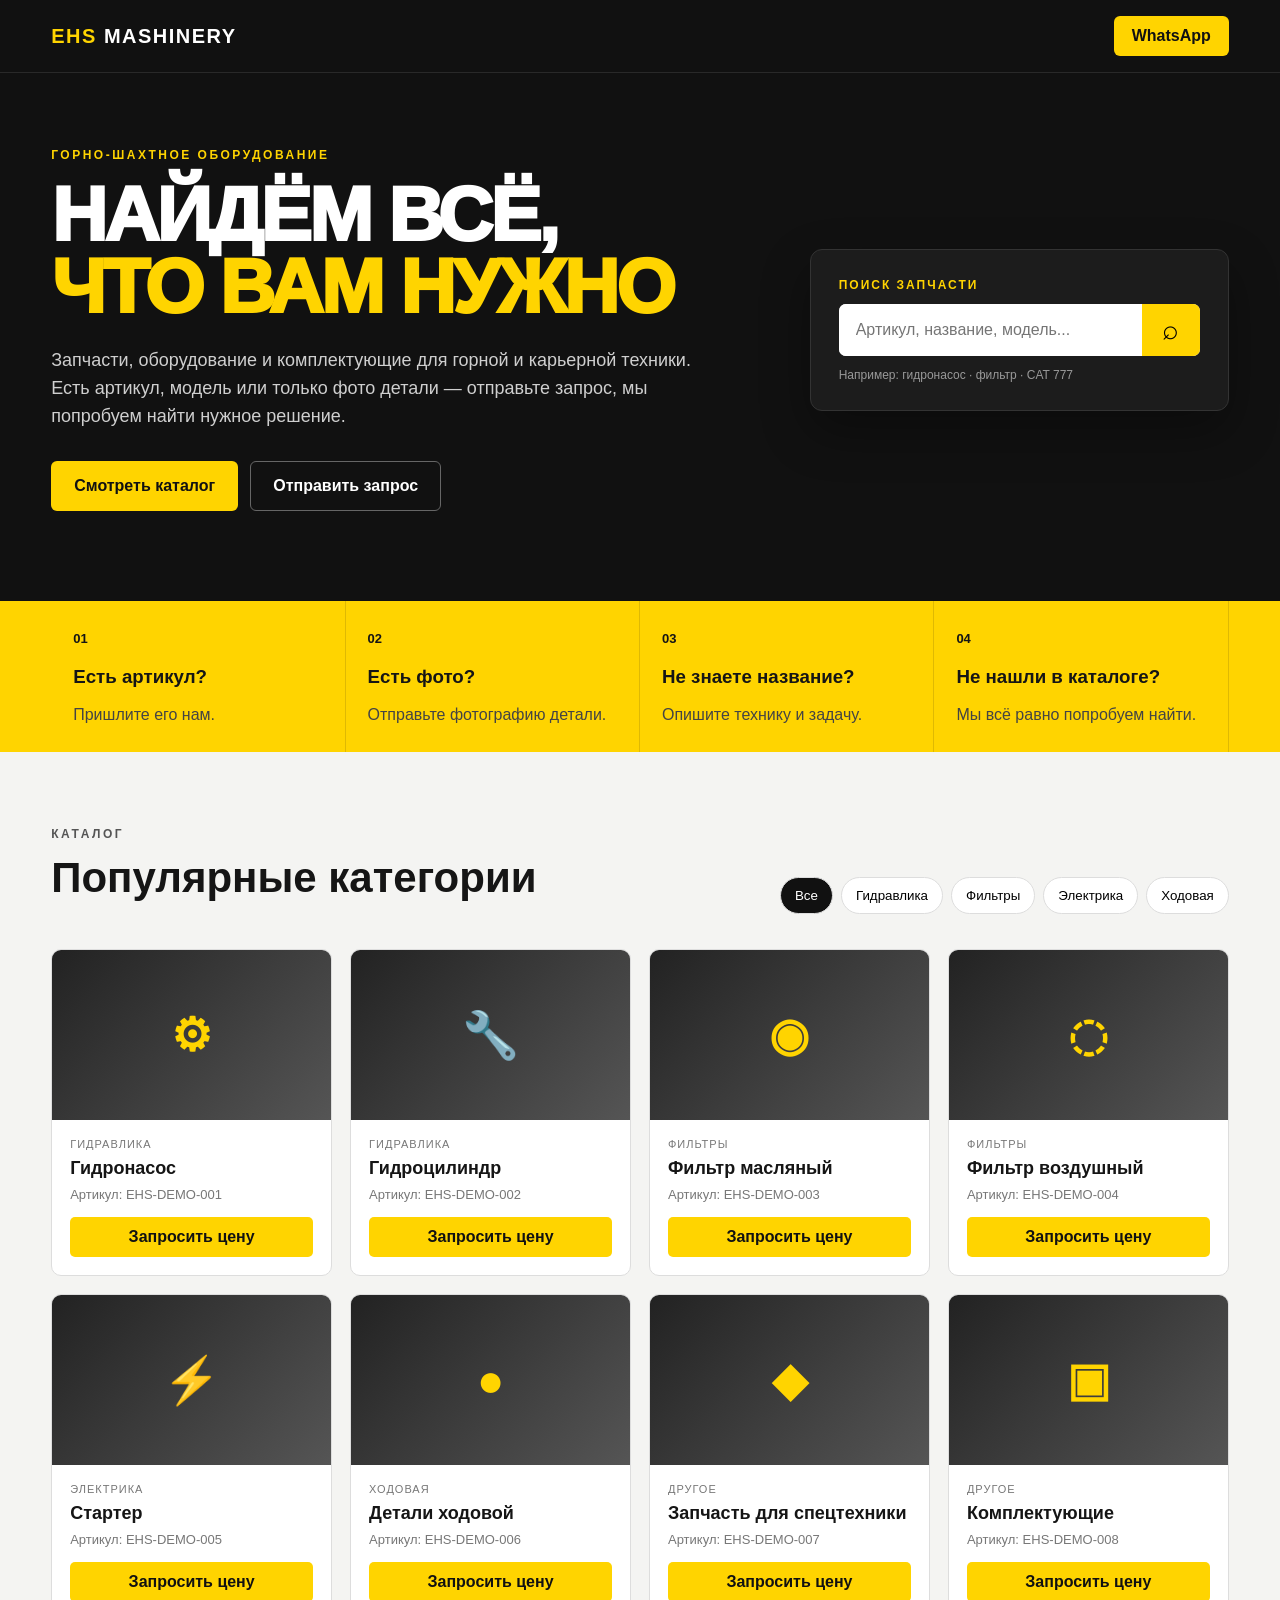
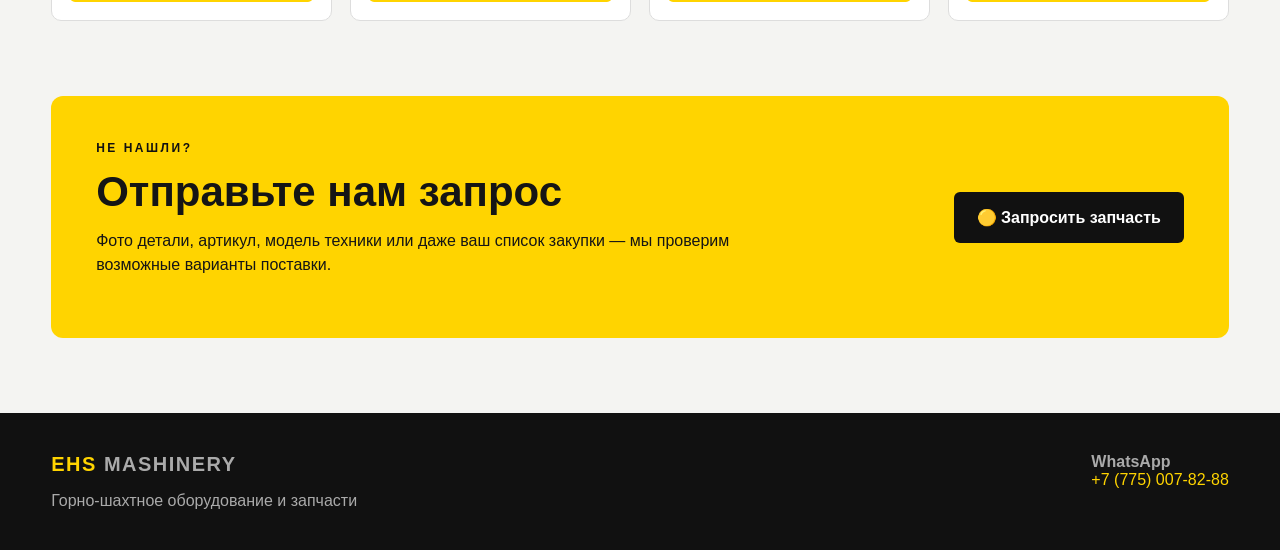
<file: index (1).html>
<!DOCTYPE html>
<html lang="ru">
<head>
<meta charset="UTF-8">
<meta name="viewport" content="width=device-width, initial-scale=1.0">
<title>EHS Mashinery — каталог</title>
<meta name="description" content="EHS Mashinery — поиск и поставка горно-шахтного оборудования, запчастей и комплектующих.">
<style>
*{box-sizing:border-box}
html{scroll-behavior:smooth}
body{margin:0;font-family:Arial,Helvetica,sans-serif;background:#f4f4f2;color:#151515}
.container{width:min(1180px,92%);margin:auto}
.header{background:#111;color:#fff;border-bottom:1px solid #292929}
.nav{height:72px;display:flex;align-items:center;justify-content:space-between}
.logo{font-weight:900;letter-spacing:1.5px;font-size:20px}
.logo span{color:#ffd400}
.whatsapp{display:inline-block;text-decoration:none;color:#111;background:#ffd400;padding:11px 18px;border-radius:6px;font-weight:800}
.hero{background:#111;color:#fff;padding:75px 0 90px}
.hero-content{display:grid;grid-template-columns:1.25fr .75fr;gap:60px;align-items:center}
.eyebrow{font-size:12px;font-weight:800;letter-spacing:2.5px;color:#ffd400;margin-bottom:16px}
h1{font-size:clamp(42px,6vw,78px);line-height:.94;margin:0 0 25px;font-weight:950;letter-spacing:-3px}
h1 span{color:#ffd400}
.hero-text p{max-width:650px;color:#cfcfcf;font-size:18px;line-height:1.55}
.hero-actions{display:flex;gap:12px;margin-top:30px;flex-wrap:wrap}
.btn{display:inline-block;text-decoration:none;padding:15px 22px;border-radius:6px;font-weight:800;border:1px solid transparent;cursor:pointer}
.yellow{background:#ffd400;color:#111}
.outline{border-color:#666;color:#fff}
.hero-card{background:#1c1c1c;border:1px solid #333;border-radius:12px;padding:28px;box-shadow:0 20px 50px #0005}
.search-label{font-size:12px;font-weight:800;letter-spacing:2px;color:#ffd400;margin-bottom:12px}
.search-box{display:flex;background:#fff;border-radius:7px;overflow:hidden}
.search-box input{min-width:0;flex:1;border:0;padding:17px;font-size:16px;outline:none}
.search-box button{width:58px;border:0;background:#ffd400;font-size:28px;cursor:pointer}
.quick{font-size:12px;color:#999;margin-top:12px}
.promise{background:#ffd400}
.promise-grid{display:grid;grid-template-columns:repeat(4,1fr)}
.promise-grid>div{padding:28px 22px;border-right:1px solid #1112}
.promise strong{font-size:13px}
.promise p{margin:4px 0 0;color:#444}
.catalog-section{padding:75px 0}
.section-head{display:flex;justify-content:space-between;gap:30px;align-items:end;margin-bottom:35px}
.eyebrow.dark{color:#555}
h2{font-size:42px;line-height:1;margin:0 0 15px}
.categories{display:flex;gap:8px;flex-wrap:wrap}
.cat{background:#fff;border:1px solid #ddd;padding:10px 14px;border-radius:30px;cursor:pointer}
.cat.active,.cat:hover{background:#111;color:#fff}
.products{display:grid;grid-template-columns:repeat(4,1fr);gap:18px}
.product{background:#fff;border:1px solid #ddd;border-radius:10px;overflow:hidden}
.product-img{height:170px;background:linear-gradient(135deg,#222,#555);display:flex;align-items:center;justify-content:center;color:#ffd400;font-size:46px;font-weight:900}
.product-body{padding:18px}
.product-cat{font-size:11px;color:#777;text-transform:uppercase;letter-spacing:1px}
.product-title{font-weight:800;font-size:18px;margin:8px 0}
.product-code{font-size:13px;color:#777}
.product-btn{display:block;text-align:center;background:#ffd400;color:#111;text-decoration:none;font-weight:800;padding:11px;border-radius:5px;margin-top:15px}
.empty{text-align:center;background:#fff;border:1px solid #ddd;border-radius:12px;padding:45px 20px}
.request{padding:0 0 75px}
.request-box{background:#ffd400;padding:45px;border-radius:12px;display:flex;align-items:center;justify-content:space-between;gap:30px}
.request-box p{max-width:700px;line-height:1.5}
.black{background:#111;color:#fff}
footer{background:#111;color:#aaa;padding:40px 0}
.footer-inner{display:flex;justify-content:space-between;gap:30px}
.footer-inner a{color:#ffd400;text-decoration:none}
.footer-inner p{margin-bottom:0}
@media(max-width:850px){
.hero-content{grid-template-columns:1fr}
.products{grid-template-columns:repeat(2,1fr)}
.promise-grid{grid-template-columns:repeat(2,1fr)}
.section-head,.request-box,.footer-inner{align-items:flex-start;flex-direction:column}
}
@media(max-width:520px){
.products{grid-template-columns:1fr}
.promise-grid{grid-template-columns:1fr}
h1{letter-spacing:-1.5px}
.hero{padding:55px 0}
.catalog-section{padding:55px 0}
}
</style>
</head>
<body>

<header class="header">
<div class="container nav">
<div class="logo"><span>EHS</span> MASHINERY</div>
<a class="whatsapp" href="https://wa.me/77750078288" target="_blank">WhatsApp</a>
</div>
</header>

<main>
<section class="hero">
<div class="container hero-content">
<div class="hero-text">
<div class="eyebrow">ГОРНО-ШАХТНОЕ ОБОРУДОВАНИЕ</div>
<h1>НАЙДЁМ ВСЁ,<br><span>ЧТО ВАМ НУЖНО</span></h1>
<p>Запчасти, оборудование и комплектующие для горной и карьерной техники. Есть артикул, модель или только фото детали — отправьте запрос, мы попробуем найти нужное решение.</p>
<div class="hero-actions">
<a class="btn yellow" href="#catalog">Смотреть каталог</a>
<a class="btn outline" href="https://wa.me/77750078288?text=Здравствуйте!%20Хочу%20подобрать%20запчасть." target="_blank">Отправить запрос</a>
</div>
</div>

<div class="hero-card">
<div class="search-label">ПОИСК ЗАПЧАСТИ</div>
<div class="search-box">
<input id="search" type="search" placeholder="Артикул, название, модель...">
<button id="searchButton">⌕</button>
</div>
<div class="quick">Например: гидронасос · фильтр · CAT 777</div>
</div>
</div>
</section>

<section class="promise">
<div class="container promise-grid">
<div><strong>01</strong><h3>Есть артикул?</h3><p>Пришлите его нам.</p></div>
<div><strong>02</strong><h3>Есть фото?</h3><p>Отправьте фотографию детали.</p></div>
<div><strong>03</strong><h3>Не знаете название?</h3><p>Опишите технику и задачу.</p></div>
<div><strong>04</strong><h3>Не нашли в каталоге?</h3><p>Мы всё равно попробуем найти.</p></div>
</div>
</section>

<section id="catalog" class="catalog-section">
<div class="container">
<div class="section-head">
<div>
<div class="eyebrow dark">КАТАЛОГ</div>
<h2>Популярные категории</h2>
</div>
<div class="categories">
<button class="cat active" data-cat="all">Все</button>
<button class="cat" data-cat="Гидравлика">Гидравлика</button>
<button class="cat" data-cat="Фильтры">Фильтры</button>
<button class="cat" data-cat="Электрика">Электрика</button>
<button class="cat" data-cat="Ходовая">Ходовая</button>
</div>
</div>

<div id="products" class="products"></div>

<div id="empty" class="empty" hidden>
<h3>Не нашли нужную позицию?</h3>
<p>Это не значит, что мы не сможем её найти.</p>
<a class="btn yellow" href="https://wa.me/77750078288?text=Здравствуйте!%20Не%20нашёл%20нужную%20позицию%20в%20каталоге.%20Помогите%20найти." target="_blank">Отправить запрос в WhatsApp</a>
</div>
</div>
</section>

<section class="request">
<div class="container request-box">
<div>
<div class="eyebrow" style="color:#111">НЕ НАШЛИ?</div>
<h2>Отправьте нам запрос</h2>
<p>Фото детали, артикул, модель техники или даже ваш список закупки — мы проверим возможные варианты поставки.</p>
</div>
<a class="btn black" href="https://wa.me/77750078288?text=Здравствуйте!%20Мне%20нужно%20найти%20запчасть.%20Подскажите,%20пожалуйста." target="_blank">🟡 Запросить запчасть</a>
</div>
</section>
</main>

<footer>
<div class="container footer-inner">
<div>
<div class="logo"><span>EHS</span> MASHINERY</div>
<p>Горно-шахтное оборудование и запчасти</p>
</div>
<div><strong>WhatsApp</strong><br><a href="https://wa.me/77750078288" target="_blank">+7 (775) 007-82-88</a></div>
</div>
</footer>

<script>
const products = [
{name:"Гидронасос",code:"EHS-DEMO-001",cat:"Гидравлика",icon:"⚙"},
{name:"Гидроцилиндр",code:"EHS-DEMO-002",cat:"Гидравлика",icon:"🔧"},
{name:"Фильтр масляный",code:"EHS-DEMO-003",cat:"Фильтры",icon:"◉"},
{name:"Фильтр воздушный",code:"EHS-DEMO-004",cat:"Фильтры",icon:"◌"},
{name:"Стартер",code:"EHS-DEMO-005",cat:"Электрика",icon:"⚡"},
{name:"Детали ходовой",code:"EHS-DEMO-006",cat:"Ходовая",icon:"●"},
{name:"Запчасть для спецтехники",code:"EHS-DEMO-007",cat:"Другое",icon:"◆"},
{name:"Комплектующие",code:"EHS-DEMO-008",cat:"Другое",icon:"▣"}
];

let currentCategory="all";

function renderProducts(){
const query=document.getElementById("search").value.toLowerCase().trim();
const filtered=products.filter(p=>{
const categoryOk=currentCategory==="all"||p.cat===currentCategory;
const searchOk=!query||(`${p.name} ${p.code} ${p.cat}`).toLowerCase().includes(query);
return categoryOk&&searchOk;
});

const box=document.getElementById("products");
const empty=document.getElementById("empty");

box.innerHTML=filtered.map(p=>`
<article class="product">
<div class="product-img">${p.icon}</div>
<div class="product-body">
<div class="product-cat">${p.cat}</div>
<div class="product-title">${p.name}</div>
<div class="product-code">Артикул: ${p.code}</div>
<a class="product-btn" href="https://wa.me/77750078288?text=${encodeURIComponent("Здравствуйте! Интересует позиция: "+p.name+", артикул "+p.code)}" target="_blank">Запросить цену</a>
</div>
</article>`).join("");

empty.hidden=filtered.length!==0;
}

document.querySelectorAll(".cat").forEach(button=>{
button.addEventListener("click",()=>{
document.querySelectorAll(".cat").forEach(x=>x.classList.remove("active"));
button.classList.add("active");
currentCategory=button.dataset.cat;
renderProducts();
});
});

document.getElementById("search").addEventListener("input",renderProducts);
document.getElementById("searchButton").addEventListener("click",renderProducts);
renderProducts();
</script>
</body>
</html>
</file>
